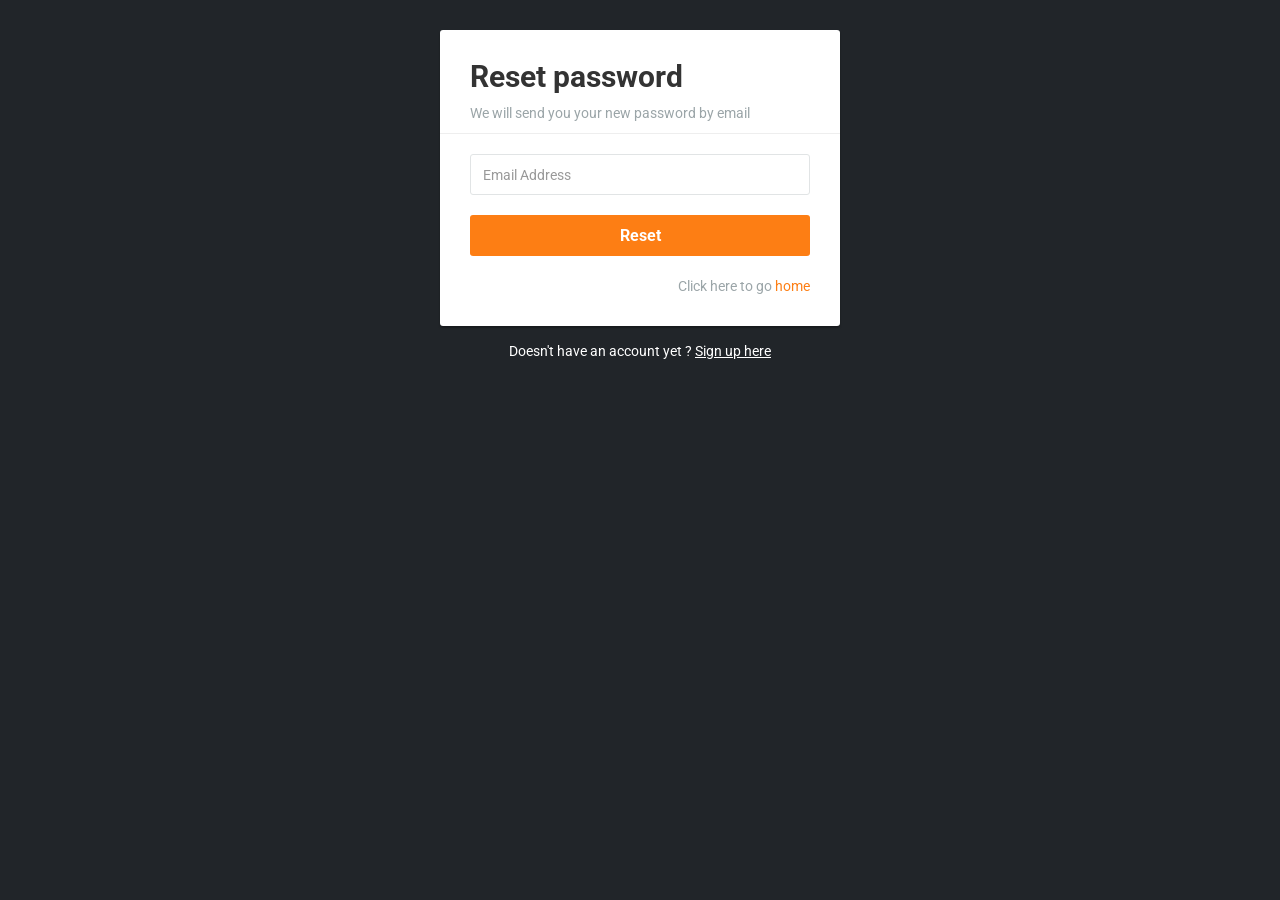
<file: public/jalon1/forgotpassword/index.html>
<!DOCTYPE html>
<html lang="en">
<head>
<meta charset="utf-8">
<meta http-equiv="X-UA-Compatible" content="IE=edge">
<meta name="viewport" content="width=device-width, initial-scale=1">
<link href="https://fonts.googleapis.com/css?family=Roboto:400,700" rel="stylesheet">
<title>Login to Project Anime</title>
<link rel="stylesheet" href="https://maxcdn.bootstrapcdn.com/bootstrap/3.3.7/css/bootstrap.min.css">
<script src="https://ajax.googleapis.com/ajax/libs/jquery/1.12.4/jquery.min.js"></script>
<script src="https://maxcdn.bootstrapcdn.com/bootstrap/3.3.7/js/bootstrap.min.js"></script> 
<style>
	body {
		color: #fff;
		background: #212529;
		font-family: 'Roboto', sans-serif;
	}
    .form-control {
        min-height: 41px;
		box-shadow: none;
		border-color: #e1e4e5;
	}
    .form-control:focus {
		border-color: #212529;
	}
    .form-control, .btn {        
        border-radius: 3px;
    }    
	.signup-form {
		width: 400px;
		margin: 0 auto;
		padding: 30px 0;
	}	
    .signup-form form {
		color: #9ba5a8; /*color for gray*/
		border-radius: 3px;
    	margin-bottom: 15px;
        background: #fff;
        box-shadow: 0px 2px 2px rgba(0, 0, 0, 0.3);
        padding: 30px;
    }
	.signup-form h2 {
		color: #333;
		font-weight: bold;
        margin-top: 0;
    }
    .signup-form hr {
        margin: 0 -30px 20px;
    }
	.signup-form .form-group {
		margin-bottom: 20px;
	}
    .signup-form label {
		font-weight: normal;
		font-size: 13px;
	}
    .signup-form .btn {        
        font-size: 16px;
        font-weight: bold;
		background: #fd7e14;
		border: #fd7e14;
		min-width: 140px;
    }
	.signup-form .btn:hover, .signup-form .btn:focus {
		background: #0b5ed7;
        outline: none !important;
	}
	.signup-form a {
		color: #fff;
		text-decoration: underline;
	}
    .signup-form a:hover {
		text-decoration: none;
	}
	.signup-form form a {
		color: #fd7e14;
		text-decoration: none;
	}	
	.signup-form form a:hover {
		text-decoration: underline;
	}
</style>
</head>
<body>
<div class="signup-form">
    <form action="../login/index.html" method="post">
		<h2>Reset password </h2>
		<p>We will send you your new password by email</p>
		<hr>
        <div class="form-group">
        	<input type="text" class="form-control" name="email" placeholder="Email Address" required="required">
        </div>
		<div class="form-group">
            <button type="submit" class="btn btn-primary btn-block btn-lg">Reset</button>
        </div>
		<div class="text-right">Click here to go <a href="../lobby/index.html">home</a></div>
    </form>
	<div class="text-center">Doesn't have an account yet ? <a href="../signup/index.html">Sign up here</a></div>
	
</div>
</body>
</html>
</file>
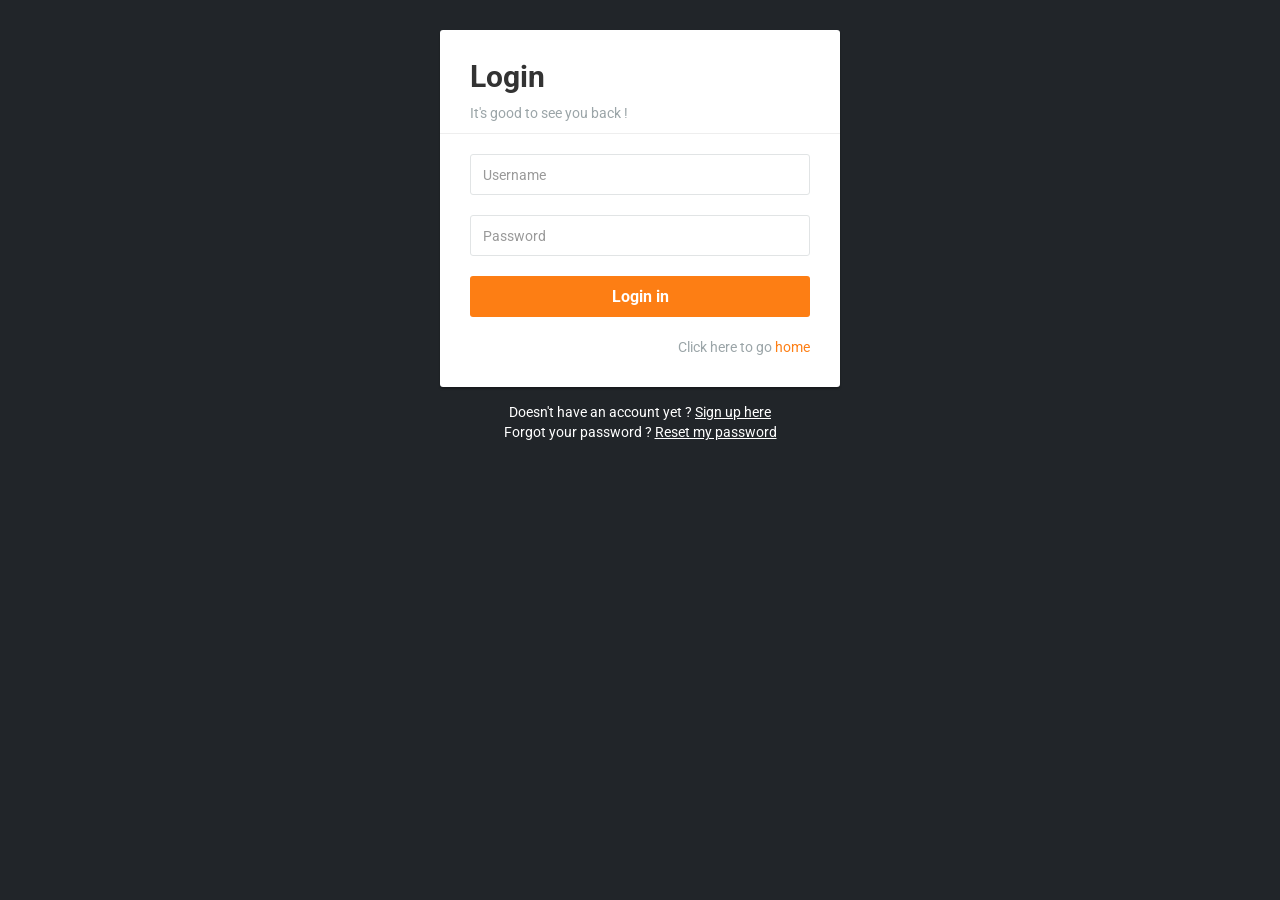
<file: public/jalon1/login/index.html>
<!DOCTYPE html>
<html lang="en">
<head>
<meta charset="utf-8">
<meta http-equiv="X-UA-Compatible" content="IE=edge">
<meta name="viewport" content="width=device-width, initial-scale=1">
<link href="https://fonts.googleapis.com/css?family=Roboto:400,700" rel="stylesheet">
<title>Login to Project Anime</title>
<link rel="stylesheet" href="https://maxcdn.bootstrapcdn.com/bootstrap/3.3.7/css/bootstrap.min.css">
<script src="https://ajax.googleapis.com/ajax/libs/jquery/1.12.4/jquery.min.js"></script>
<script src="https://maxcdn.bootstrapcdn.com/bootstrap/3.3.7/js/bootstrap.min.js"></script> 
<style>
	body {
		color: #fff;
		background: #212529;
		font-family: 'Roboto', sans-serif;
	}
    .form-control {
        min-height: 41px;
		box-shadow: none;
		border-color: #e1e4e5;
	}
    .form-control:focus {
		border-color: #212529;
	}
    .form-control, .btn {        
        border-radius: 3px;
    }    
	.signup-form {
		width: 400px;
		margin: 0 auto;
		padding: 30px 0;
	}	
    .signup-form form {
		color: #9ba5a8; /*color for gray*/
		border-radius: 3px;
    	margin-bottom: 15px;
        background: #fff;
        box-shadow: 0px 2px 2px rgba(0, 0, 0, 0.3);
        padding: 30px;
    }
	.signup-form h2 {
		color: #333;
		font-weight: bold;
        margin-top: 0;
    }
    .signup-form hr {
        margin: 0 -30px 20px;
    }
	.signup-form .form-group {
		margin-bottom: 20px;
	}
    .signup-form label {
		font-weight: normal;
		font-size: 13px;
	}
    .signup-form .btn {        
        font-size: 16px;
        font-weight: bold;
		background: #fd7e14;
		border: #fd7e14;
		min-width: 140px;
    }
	.signup-form .btn:hover, .signup-form .btn:focus {
		background: #0b5ed7;
        outline: none !important;
	}
	.signup-form a {
		color: #fff;
		text-decoration: underline;
	}
    .signup-form a:hover {
		text-decoration: none;
	}
	.signup-form form a {
		color: #fd7e14;
		text-decoration: none;
	}	
	.signup-form form a:hover {
		text-decoration: underline;
	}
</style>
</head>
<body>
<div class="signup-form">
    <form action="../lobby/index.html" method="post">
		<h2>Login</h2>
		<p>It's good to see you back !</p>
		<hr>
        <div class="form-group">
        	<input type="text" class="form-control" name="username" placeholder="Username" required="required">
        </div>
		<div class="form-group">
            <input type="password" class="form-control" name="password" placeholder="Password" required="required">
        </div>
		<div class="form-group">
            <button type="submit" class="btn btn-primary btn-block btn-lg">Login in</button>
        </div>
		<div class="text-right">Click here to go <a href="../lobby/index.html">home</a></div>
    </form>
	<div class="text-center">Doesn't have an account yet ? <a href="../signup/index.html">Sign up here</a></div>
	<div class="text-center">Forgot your password ? <a href="../forgotpassword/index.html">Reset my password</a></div>
	
</div>
</body>
</html>
</file>
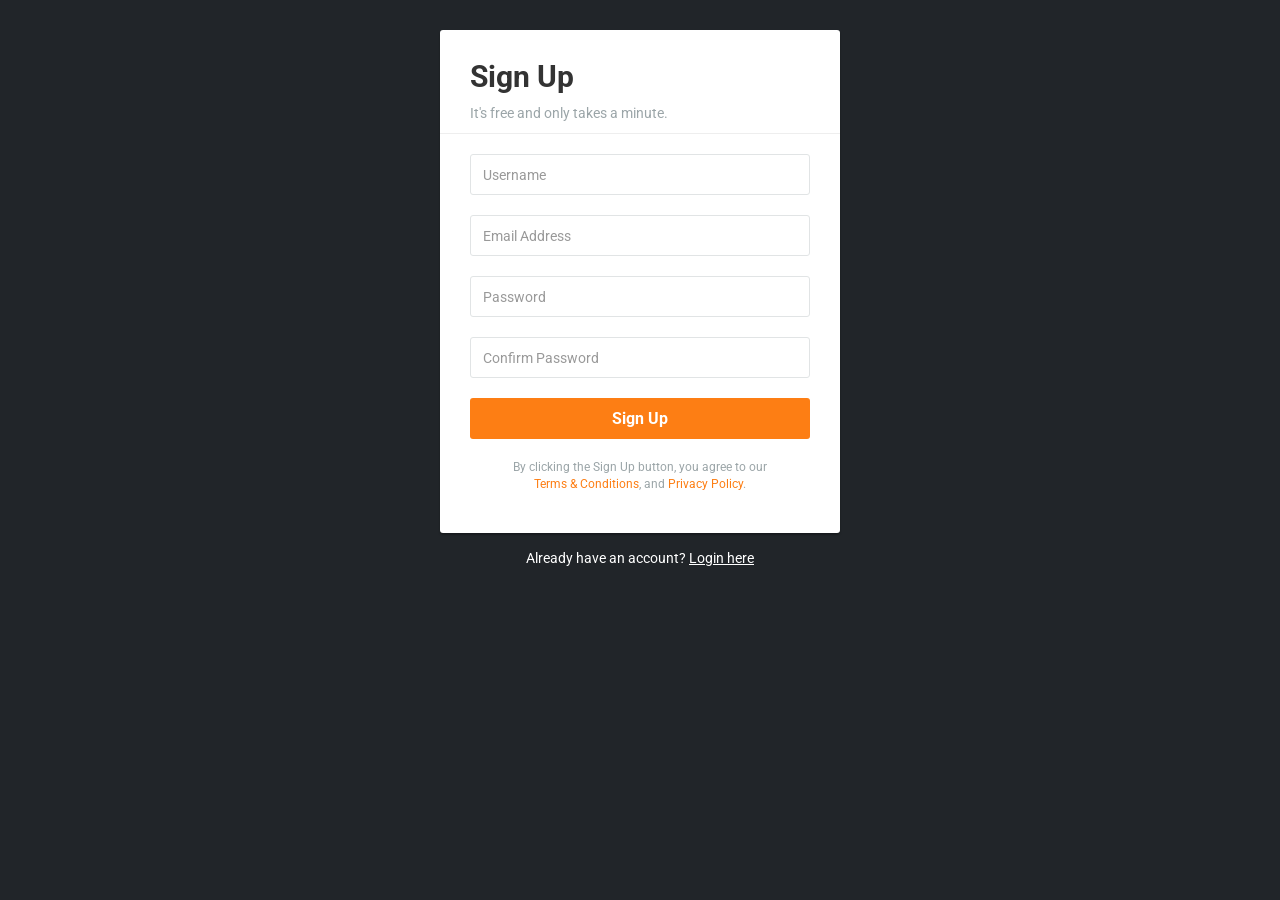
<file: public/jalon1/sign-up/index.html>
<!DOCTYPE html>
<html lang="en">
<head>
<meta charset="utf-8">
<meta http-equiv="X-UA-Compatible" content="IE=edge">
<meta name="viewport" content="width=device-width, initial-scale=1">
<link href="https://fonts.googleapis.com/css?family=Roboto:400,700" rel="stylesheet">
<title>Sign up to Project Anime</title>
<link rel="stylesheet" href="https://maxcdn.bootstrapcdn.com/bootstrap/3.3.7/css/bootstrap.min.css">
<script src="https://ajax.googleapis.com/ajax/libs/jquery/1.12.4/jquery.min.js"></script>
<script src="https://maxcdn.bootstrapcdn.com/bootstrap/3.3.7/js/bootstrap.min.js"></script> 
<style>
	body {
		color: #fff;
		background: #212529;
		font-family: 'Roboto', sans-serif;
	}
    .form-control {
        min-height: 41px;
		box-shadow: none;
		border-color: #e1e4e5;
	}
    .form-control:focus {
		border-color: #212529;
	}
    .form-control, .btn {        
        border-radius: 3px;
    }    
	.signup-form {
		width: 400px;
		margin: 0 auto;
		padding: 30px 0;
	}	
    .signup-form form {
		color: #9ba5a8; /*color for gray*/
		border-radius: 3px;
    	margin-bottom: 15px;
        background: #fff;
        box-shadow: 0px 2px 2px rgba(0, 0, 0, 0.3);
        padding: 30px;
    }
	.signup-form h2 {
		color: #333;
		font-weight: bold;
        margin-top: 0;
    }
    .signup-form hr {
        margin: 0 -30px 20px;
    }
	.signup-form .form-group {
		margin-bottom: 20px;
	}
    .signup-form label {
		font-weight: normal;
		font-size: 13px;
	}
    .signup-form .btn {        
        font-size: 16px;
        font-weight: bold;
		background: #fd7e14;
		border: #fd7e14;
		min-width: 140px;
    }
	.signup-form .btn:hover, .signup-form .btn:focus {
		background: #fd7e14;
        outline: none !important;
	}
	.signup-form a {
		color: #fff;
		text-decoration: underline;
	}
    .signup-form a:hover {
		text-decoration: none;
	}
	.signup-form form a {
		color: #fd7e14;
		text-decoration: none;
	}	
	.signup-form form a:hover {
		text-decoration: underline;
	}
</style>
</head>
<body>
<div class="signup-form">
    <form action="/examples/actions/confirmation.php" method="post">
		<h2>Sign Up</h2>
		<p>It's free and only takes a minute.</p>
		<hr>
        <div class="form-group">
        	<input type="text" class="form-control" name="username" placeholder="Username" required="required">
        </div>
        <div class="form-group">
        	<input type="email" class="form-control" name="email" placeholder="Email Address" required="required">
        </div>
		<div class="form-group">
            <input type="password" class="form-control" name="password" placeholder="Password" required="required">
        </div>
		<div class="form-group">
            <input type="password" class="form-control" name="confirm_password" placeholder="Confirm Password" required="required">
        </div>
		<div class="form-group">
            <button type="submit" class="btn btn-primary btn-block btn-lg">Sign Up</button>
        </div>
		<p class="small text-center">By clicking the Sign Up button, you agree to our <br><a href="#">Terms &amp; Conditions</a>, and <a href="#">Privacy Policy</a>.</p>
    </form>
	<div class="text-center">Already have an account? <a href="#">Login here</a></div>
</div>
</body>
</html>
</file>
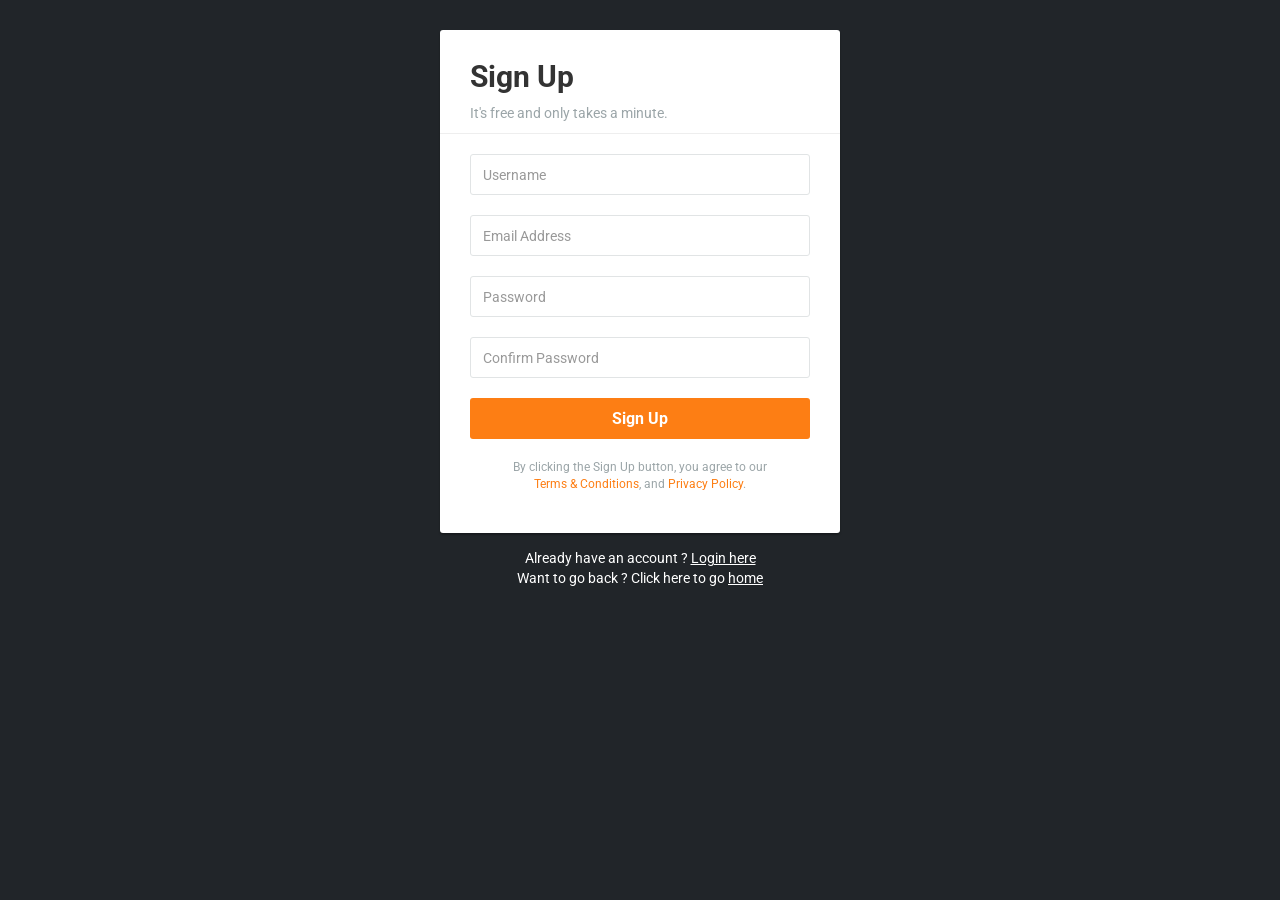
<file: public/jalon1/signup/index.html>
<!DOCTYPE html>
<html lang="en">
<head>
<meta charset="utf-8">
<meta http-equiv="X-UA-Compatible" content="IE=edge">
<meta name="viewport" content="width=device-width, initial-scale=1">
<link href="https://fonts.googleapis.com/css?family=Roboto:400,700" rel="stylesheet">
<title>Sign up to Project Anime</title>
<link rel="stylesheet" href="https://maxcdn.bootstrapcdn.com/bootstrap/3.3.7/css/bootstrap.min.css">
<script src="https://ajax.googleapis.com/ajax/libs/jquery/1.12.4/jquery.min.js"></script>
<script src="https://maxcdn.bootstrapcdn.com/bootstrap/3.3.7/js/bootstrap.min.js"></script> 
<style>
	body {
		color: #fff;
		background: #212529;
		font-family: 'Roboto', sans-serif;
	}
    .form-control {
        min-height: 41px;
		box-shadow: none;
		border-color: #e1e4e5;
	}
    .form-control:focus {
		border-color: #212529;
	}
    .form-control, .btn {        
        border-radius: 3px;
    }    
	.signup-form {
		width: 400px;
		margin: 0 auto;
		padding: 30px 0;
	}	
    .signup-form form {
		color: #9ba5a8; /*color for gray*/
		border-radius: 3px;
    	margin-bottom: 15px;
        background: #fff;
        box-shadow: 0px 2px 2px rgba(0, 0, 0, 0.3);
        padding: 30px;
    }
	.signup-form h2 {
		color: #333;
		font-weight: bold;
        margin-top: 0;
    }
    .signup-form hr {
        margin: 0 -30px 20px;
    }
	.signup-form .form-group {
		margin-bottom: 20px;
	}
    .signup-form label {
		font-weight: normal;
		font-size: 13px;
	}
    .signup-form .btn {        
        font-size: 16px;
        font-weight: bold;
		background: #fd7e14;
		border: #fd7e14;
		min-width: 140px;
    }
	.signup-form .btn:hover, .signup-form .btn:focus {
		background: #0b5ed7;
        outline: none !important;
	}
	.signup-form a {
		color: #fff;
		text-decoration: underline;
	}
    .signup-form a:hover {
		text-decoration: none;
	}
	.signup-form form a {
		color: #fd7e14;
		text-decoration: none;
	}	
	.signup-form form a:hover {
		text-decoration: underline;
	}
</style>
</head>
<body>
<div class="signup-form">
    <form action="../login/index.html" method="post">
		<h2>Sign Up</h2>
		<p>It's free and only takes a minute.</p>
		<hr>
        <div class="form-group">
        	<input type="text" class="form-control" name="username" placeholder="Username" required="required">
        </div>
        <div class="form-group">
        	<input type="email" class="form-control" name="email" placeholder="Email Address" required="required">
        </div>
		<div class="form-group">
            <input type="password" class="form-control" name="password" placeholder="Password" required="required">
        </div>
		<div class="form-group">
            <input type="password" class="form-control" name="confirm_password" placeholder="Confirm Password" required="required">
        </div>
		<div class="form-group">
            <button type="submit" class="btn btn-primary btn-block btn-lg" href="../login/index.html">Sign Up</button>
        </div>
		
		<p class="small text-center">By clicking the Sign Up button, you agree to our <br><a href="#">Terms &amp; Conditions</a>, and <a href="#">Privacy Policy</a>.</p>
    </form>
	<div class="text-center">Already have an account ? <a href="../login/index.html">Login here</a></div>
	<div class="text-center">Want to go back ? Click here to go <a href="../lobby/index.html">home</a></div>
</div>
</body>
</html>
</file>
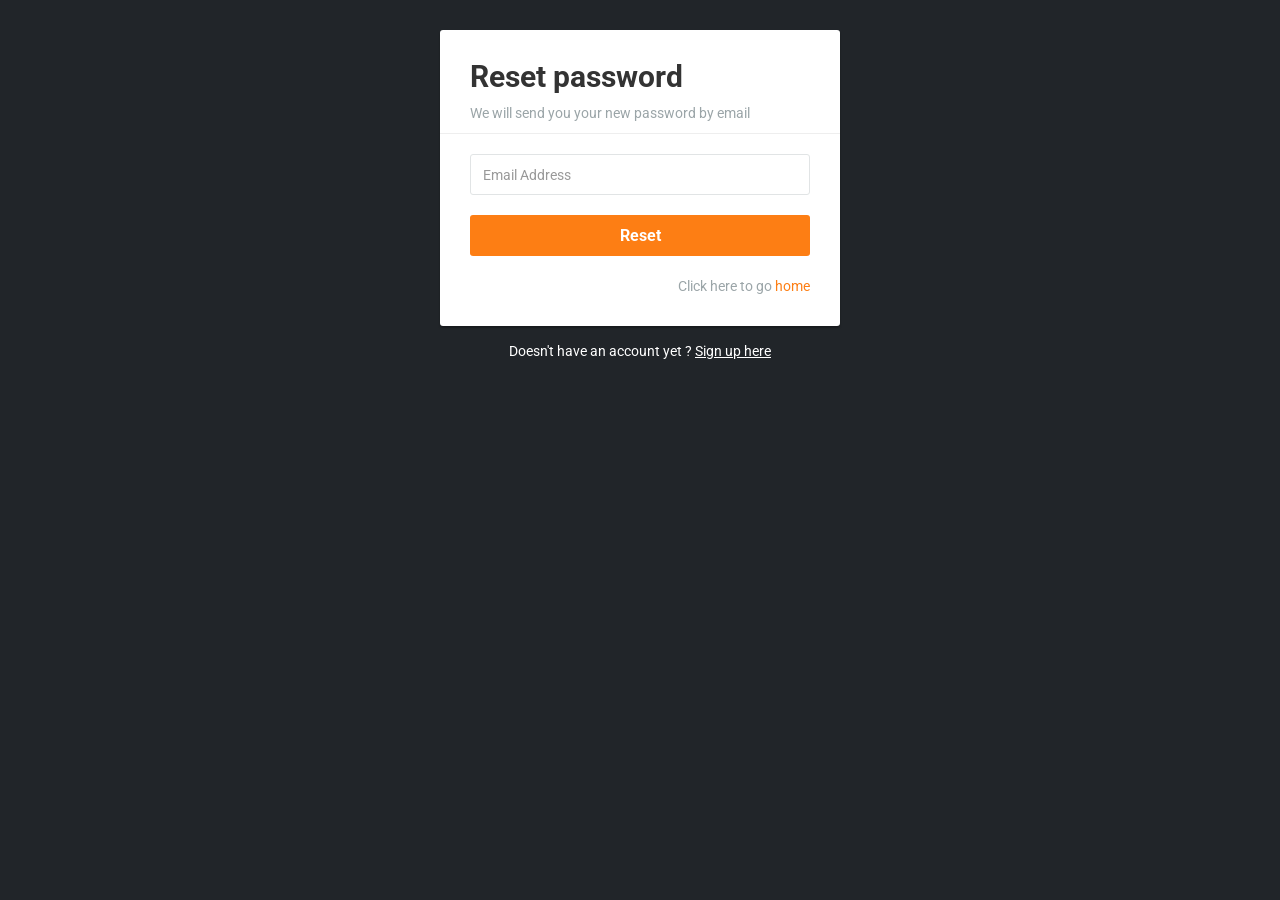
<file: public/jalon1/forgotpassword.html>
<!DOCTYPE html>
<html lang="en">
<head>
<meta charset="utf-8">
<meta http-equiv="X-UA-Compatible" content="IE=edge">
<meta name="viewport" content="width=device-width, initial-scale=1">
<link href="https://fonts.googleapis.com/css?family=Roboto:400,700" rel="stylesheet">
<title>Login to Project Anime</title>
<link rel="stylesheet" href="https://maxcdn.bootstrapcdn.com/bootstrap/3.3.7/css/bootstrap.min.css">
<script src="https://ajax.googleapis.com/ajax/libs/jquery/1.12.4/jquery.min.js"></script>
<script src="https://maxcdn.bootstrapcdn.com/bootstrap/3.3.7/js/bootstrap.min.js"></script> 
<style>
	body {
		color: #fff;
		background: #212529;
		font-family: 'Roboto', sans-serif;
	}
    .form-control {
        min-height: 41px;
		box-shadow: none;
		border-color: #e1e4e5;
	}
    .form-control:focus {
		border-color: #212529;
	}
    .form-control, .btn {        
        border-radius: 3px;
    }    
	.signup-form {
		width: 400px;
		margin: 0 auto;
		padding: 30px 0;
	}	
    .signup-form form {
		color: #9ba5a8; /*color for gray*/
		border-radius: 3px;
    	margin-bottom: 15px;
        background: #fff;
        box-shadow: 0px 2px 2px rgba(0, 0, 0, 0.3);
        padding: 30px;
    }
	.signup-form h2 {
		color: #333;
		font-weight: bold;
        margin-top: 0;
    }
    .signup-form hr {
        margin: 0 -30px 20px;
    }
	.signup-form .form-group {
		margin-bottom: 20px;
	}
    .signup-form label {
		font-weight: normal;
		font-size: 13px;
	}
    .signup-form .btn {        
        font-size: 16px;
        font-weight: bold;
		background: #fd7e14;
		border: #fd7e14;
		min-width: 140px;
    }
	.signup-form .btn:hover, .signup-form .btn:focus {
		background: #0b5ed7;
        outline: none !important;
	}
	.signup-form a {
		color: #fff;
		text-decoration: underline;
	}
    .signup-form a:hover {
		text-decoration: none;
	}
	.signup-form form a {
		color: #fd7e14;
		text-decoration: none;
	}	
	.signup-form form a:hover {
		text-decoration: underline;
	}
</style>
</head>
<body>
<div class="signup-form">
    <form action="login.html" method="post">
		<h2>Reset password </h2>
		<p>We will send you your new password by email</p>
		<hr>
        <div class="form-group">
        	<input type="text" class="form-control" name="email" placeholder="Email Address" required="required">
        </div>
		<div class="form-group">
            <button type="submit" class="btn btn-primary btn-block btn-lg">Reset</button>
        </div>
		<div class="text-right">Click here to go <a href="lobby.html">home</a></div>
    </form>
	<div class="text-center">Doesn't have an account yet ? <a href="signup.html">Sign up here</a></div>
	
</div>
</body>
</html>
</file>
